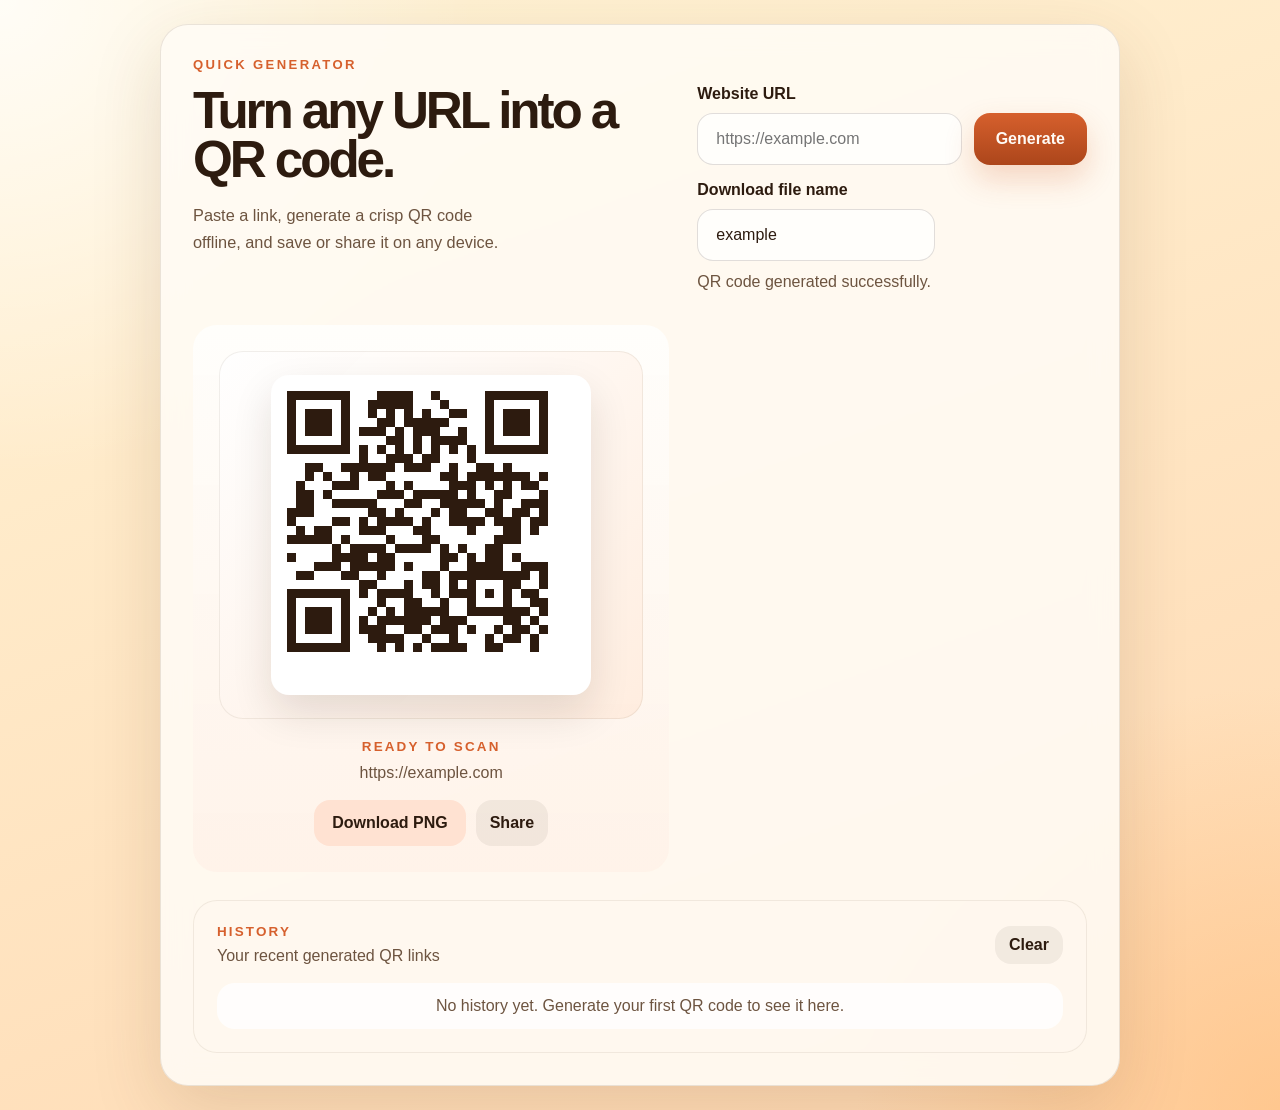
<file: index.html>
<!DOCTYPE html>
<html lang="en">
  <head>
    <meta charset="UTF-8" />
    <meta name="viewport" content="width=device-width, initial-scale=1.0" />
    <title>URL to QR Code</title>
    <meta name="theme-color" content="#d6602d" />
    <meta name="apple-mobile-web-app-capable" content="yes" />
    <meta name="apple-mobile-web-app-status-bar-style" content="default" />
    <meta name="apple-mobile-web-app-title" content="QR Pocket" />
    <link rel="manifest" href="manifest.webmanifest" />
    <link rel="icon" href="assets/icon-192.png" />
    <link rel="apple-touch-icon" href="assets/icon-192.png" />
    <link rel="stylesheet" href="styles.css" />
  </head>
  <body>
    <main class="app-shell">
      <section class="card">
        <div class="intro">
          <p class="eyebrow">Quick Generator</p>
          <h1>Turn any URL into a QR code.</h1>
          <p class="subcopy">
            Paste a link, generate a crisp QR code offline, and save or share it on any device.
          </p>
        </div>

        <form class="generator-form" id="qr-form">
          <label class="field-label" for="url-input">Website URL</label>
          <div class="input-row">
            <input
              id="url-input"
              name="url"
              type="url"
              placeholder="https://example.com"
              autocomplete="url"
              spellcheck="false"
              required
            />
            <button type="submit" class="primary-btn">Generate</button>
          </div>
          <label class="field-label secondary-label" for="filename-input">
            Download file name
          </label>
          <input
            id="filename-input"
            name="filename"
            type="text"
            placeholder="my-qr-code"
            autocomplete="off"
            spellcheck="false"
          />
          <p class="helper-text" id="status-text">
            Enter a full URL including <code>https://</code>.
          </p>
        </form>

        <section class="result-panel" aria-live="polite">
          <div class="qr-frame">
            <img
              id="qr-image"
              src="assets/qr-placeholder.svg"
              alt="Generated QR code preview"
              width="320"
              height="320"
            />
            <canvas id="qr-canvas" width="320" height="320"></canvas>
          </div>
          <div class="result-meta">
            <p class="result-label">Ready to scan</p>
            <p class="result-url" id="result-url">https://example.com</p>
            <div class="action-row">
              <button type="button" class="secondary-btn" id="download-btn">
                Download PNG
              </button>
              <button type="button" class="ghost-btn" id="share-btn">
                Share
              </button>
              <button type="button" class="ghost-btn" id="install-btn" hidden>
                Install app
              </button>
            </div>
          </div>
        </section>

        <section class="history-panel">
          <div class="history-header">
            <div>
              <p class="result-label">History</p>
              <p class="history-subcopy">Your recent generated QR links</p>
            </div>
            <button type="button" class="ghost-btn" id="clear-history-btn">
              Clear
            </button>
          </div>
          <ul class="history-list" id="history-list"></ul>
        </section>

      </section>
    </main>

    <script src="qr-lib.js"></script>
    <script src="script.js"></script>
  </body>
</html>
</file>
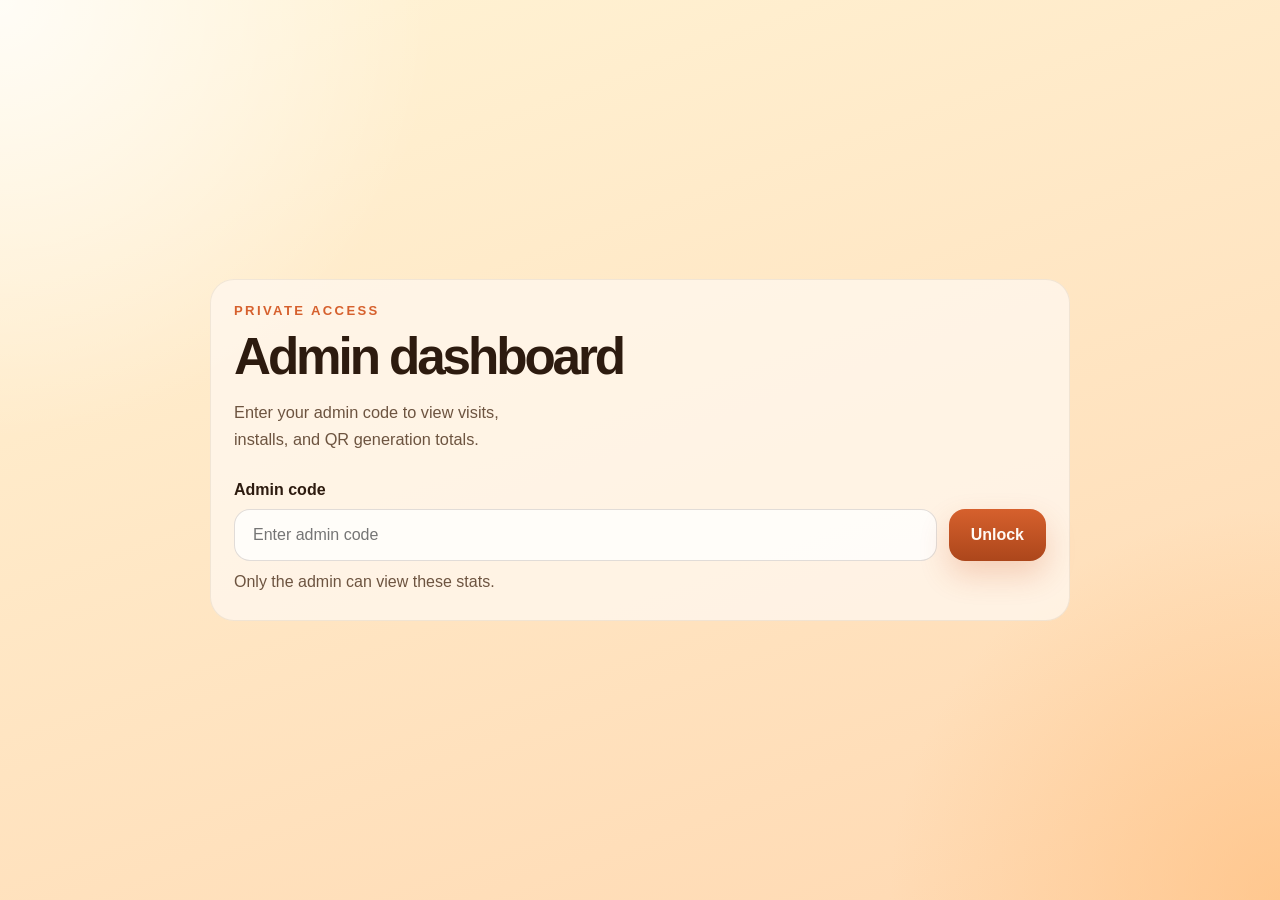
<file: esa-stats-portal-9x7.html>
<!DOCTYPE html>
<html lang="en">
  <head>
    <meta charset="UTF-8" />
    <meta name="viewport" content="width=device-width, initial-scale=1.0" />
    <title>QR Pocket Admin</title>
    <meta name="theme-color" content="#d6602d" />
    <link rel="stylesheet" href="styles.css" />
  </head>
  <body>
    <main class="app-shell admin-shell">
      <section class="admin-card" id="login-card">
        <div class="intro">
          <p class="eyebrow">Private Access</p>
          <h1>Admin dashboard</h1>
          <p class="subcopy">
            Enter your admin code to view visits, installs, and QR generation totals.
          </p>
        </div>

        <form class="generator-form" id="admin-login-form">
          <label class="field-label" for="admin-passcode">Admin code</label>
          <div class="input-row">
            <input
              id="admin-passcode"
              name="passcode"
              type="password"
              placeholder="Enter admin code"
              autocomplete="current-password"
              required
            />
            <button type="submit" class="primary-btn">Unlock</button>
          </div>
          <p class="helper-text" id="admin-status">Only the admin can view these stats.</p>
        </form>
      </section>

      <section class="admin-card" id="dashboard-card" hidden>
        <div class="history-header">
          <div>
            <p class="eyebrow">Private Access</p>
            <h1 class="admin-title">QR Pocket stats</h1>
            <p class="subcopy">These counts are tracked across your live app.</p>
          </div>
          <div class="admin-actions">
            <button type="button" class="ghost-btn" id="refresh-stats-btn">Refresh</button>
            <button type="button" class="ghost-btn" id="logout-btn">Lock</button>
          </div>
        </div>

        <div class="analytics-grid admin-grid">
          <article class="analytics-card">
            <p class="analytics-number" id="admin-visits">--</p>
            <p class="analytics-label">Visits</p>
          </article>
          <article class="analytics-card">
            <p class="analytics-number" id="admin-installs">--</p>
            <p class="analytics-label">Tracked installs</p>
          </article>
          <article class="analytics-card">
            <p class="analytics-number" id="admin-generations">--</p>
            <p class="analytics-label">QR generations</p>
          </article>
        </div>

        <p class="helper-text" id="admin-stats-status">Loading stats...</p>
      </section>
    </main>

    <script src="esa-stats-portal-9x7.js"></script>
  </body>
</html>
</file>
<file: styles.css>
:root {
  --bg-top: #fff4d6;
  --bg-bottom: #ffd8b1;
  --card: rgba(255, 251, 244, 0.9);
  --card-border: rgba(84, 55, 24, 0.12);
  --text: #2d1b0f;
  --muted: #6d5440;
  --accent: #d6602d;
  --accent-dark: #ac461b;
  --accent-soft: #ffe2d2;
  --shadow: 0 24px 70px rgba(96, 53, 20, 0.15);
}

* {
  box-sizing: border-box;
}

body {
  margin: 0;
  min-height: 100vh;
  font-family: "Trebuchet MS", "Segoe UI", sans-serif;
  color: var(--text);
  background:
    radial-gradient(circle at top left, rgba(255, 255, 255, 0.8), transparent 28%),
    radial-gradient(circle at bottom right, rgba(255, 188, 120, 0.6), transparent 25%),
    linear-gradient(160deg, var(--bg-top), var(--bg-bottom));
}

.app-shell {
  min-height: 100vh;
  display: grid;
  place-items: center;
  padding: 24px;
}

.card {
  width: min(960px, 100%);
  display: grid;
  grid-template-columns: 1.1fr 0.9fr;
  gap: 28px;
  padding: 32px;
  border: 1px solid var(--card-border);
  border-radius: 28px;
  background: var(--card);
  backdrop-filter: blur(14px);
  box-shadow: var(--shadow);
}

.intro,
.generator-form {
  align-self: start;
}

.intro h1 {
  margin: 0;
  font-size: clamp(2.25rem, 4vw, 4.4rem);
  line-height: 0.96;
  letter-spacing: -0.06em;
}

.eyebrow,
.subcopy,
.helper-text,
.result-label,
.result-url {
  margin: 0;
}

.eyebrow {
  margin-bottom: 14px;
  font-size: 0.82rem;
  font-weight: 700;
  text-transform: uppercase;
  letter-spacing: 0.18em;
  color: var(--accent);
}

.subcopy {
  max-width: 34ch;
  margin-top: 18px;
  font-size: 1.02rem;
  line-height: 1.65;
  color: var(--muted);
}

.generator-form {
  margin-top: 28px;
}

.field-label {
  display: block;
  margin-bottom: 10px;
  font-weight: 700;
}

.secondary-label {
  margin-top: 16px;
}

.input-row {
  display: flex;
  gap: 12px;
}

input {
  flex: 1;
  min-width: 0;
  padding: 16px 18px;
  border: 1px solid rgba(45, 27, 15, 0.14);
  border-radius: 16px;
  font: inherit;
  color: inherit;
  background: rgba(255, 255, 255, 0.78);
  transition: border-color 180ms ease, box-shadow 180ms ease, transform 180ms ease;
}

input:focus {
  outline: none;
  border-color: rgba(214, 96, 45, 0.7);
  box-shadow: 0 0 0 4px rgba(214, 96, 45, 0.12);
  transform: translateY(-1px);
}

button {
  border: 0;
  border-radius: 16px;
  font: inherit;
  font-weight: 700;
  cursor: pointer;
  transition: transform 180ms ease, box-shadow 180ms ease, background-color 180ms ease;
}

button:hover {
  transform: translateY(-2px);
}

.primary-btn {
  padding: 16px 22px;
  color: #fffaf5;
  background: linear-gradient(180deg, var(--accent), var(--accent-dark));
  box-shadow: 0 14px 30px rgba(214, 96, 45, 0.24);
}

.secondary-btn {
  padding: 14px 18px;
  color: var(--text);
  background: var(--accent-soft);
}

.ghost-btn {
  padding: 10px 14px;
  color: var(--text);
  background: rgba(45, 27, 15, 0.06);
}

.helper-text {
  min-height: 24px;
  margin-top: 12px;
  color: var(--muted);
}

.helper-text.error {
  color: #a1261b;
}

.result-panel {
  display: grid;
  align-content: center;
  justify-items: center;
  gap: 20px;
  padding: 26px;
  border-radius: 24px;
  background: linear-gradient(180deg, rgba(255, 255, 255, 0.72), rgba(255, 242, 232, 0.92));
}

.qr-frame {
  width: 100%;
  display: grid;
  place-items: center;
  padding: 24px;
  border-radius: 24px;
  background:
    linear-gradient(135deg, rgba(255, 255, 255, 0.95), rgba(255, 235, 220, 0.84));
  box-shadow: inset 0 0 0 1px rgba(84, 55, 24, 0.08);
}

#qr-image {
  width: min(100%, 320px);
  height: auto;
  border-radius: 18px;
  background: #ffffff;
  box-shadow: 0 18px 40px rgba(45, 27, 15, 0.12);
}

#qr-canvas {
  display: none;
}

.result-meta {
  width: 100%;
  text-align: center;
}

.action-row {
  display: flex;
  flex-wrap: wrap;
  gap: 10px;
  justify-content: center;
}

.history-panel {
  grid-column: 1 / -1;
  padding: 24px;
  border-radius: 24px;
  background: rgba(255, 248, 239, 0.78);
  box-shadow: inset 0 0 0 1px rgba(84, 55, 24, 0.08);
}

.admin-entry-panel,
.admin-card {
  grid-column: 1 / -1;
  padding: 24px;
  border-radius: 24px;
  background: rgba(255, 248, 239, 0.78);
  box-shadow: inset 0 0 0 1px rgba(84, 55, 24, 0.08);
}

.ghost-link {
  display: inline-flex;
  align-items: center;
  justify-content: center;
  padding: 10px 14px;
  border-radius: 16px;
  color: var(--text);
  text-decoration: none;
  font-weight: 700;
  background: rgba(45, 27, 15, 0.06);
  transition: transform 180ms ease, background-color 180ms ease;
}

.ghost-link:hover {
  transform: translateY(-2px);
}

.admin-shell {
  padding: 24px;
}

.admin-card {
  width: min(860px, 100%);
}

.admin-title {
  margin: 0;
  font-size: clamp(2rem, 4vw, 3.4rem);
  line-height: 1;
  letter-spacing: -0.05em;
}

.admin-actions {
  display: flex;
  gap: 10px;
  align-items: center;
}

.admin-grid {
  grid-template-columns: repeat(3, minmax(0, 1fr));
  margin-top: 24px;
}

.history-header {
  display: flex;
  align-items: center;
  justify-content: space-between;
  gap: 12px;
}

.history-subcopy {
  margin: 8px 0 0;
  color: var(--muted);
}

.history-list {
  list-style: none;
  margin: 18px 0 0;
  padding: 0;
  display: grid;
  gap: 12px;
}

.history-item {
  display: flex;
  align-items: center;
  justify-content: space-between;
  gap: 14px;
  padding: 14px 16px;
  border-radius: 18px;
  background: rgba(255, 255, 255, 0.8);
}

.history-item.empty {
  justify-content: center;
  color: var(--muted);
  text-align: center;
}

.history-item-main {
  min-width: 0;
}

.history-item-name,
.history-item-url {
  margin: 0;
}

.history-item-name {
  font-weight: 700;
}

.history-item-url {
  margin-top: 6px;
  color: var(--muted);
  word-break: break-word;
}

.history-item-btn {
  flex-shrink: 0;
  padding: 10px 14px;
}

.result-label {
  font-size: 0.84rem;
  font-weight: 700;
  text-transform: uppercase;
  letter-spacing: 0.16em;
  color: var(--accent);
}

.result-url {
  margin: 10px 0 18px;
  word-break: break-word;
  color: var(--muted);
}

code {
  padding: 0.15rem 0.35rem;
  border-radius: 8px;
  background: rgba(45, 27, 15, 0.08);
  font-family: inherit;
}

@media (max-width: 760px) {
  .app-shell {
    padding: 16px;
    place-items: stretch;
  }

  .card {
    grid-template-columns: 1fr;
    padding: 22px;
    border-radius: 24px;
  }

  .input-row {
    flex-direction: column;
  }

  .result-panel,
  .history-panel,
  .admin-entry-panel,
  .admin-card {
    padding: 18px;
  }

  .primary-btn,
  .secondary-btn,
  .ghost-btn,
  .history-item-btn,
  .ghost-link {
    width: 100%;
  }

  .action-row {
    flex-direction: column;
  }

  .history-item,
  .history-header,
  .admin-actions {
    flex-direction: column;
    align-items: stretch;
  }

  .admin-grid {
    grid-template-columns: 1fr;
  }
}
</file>
